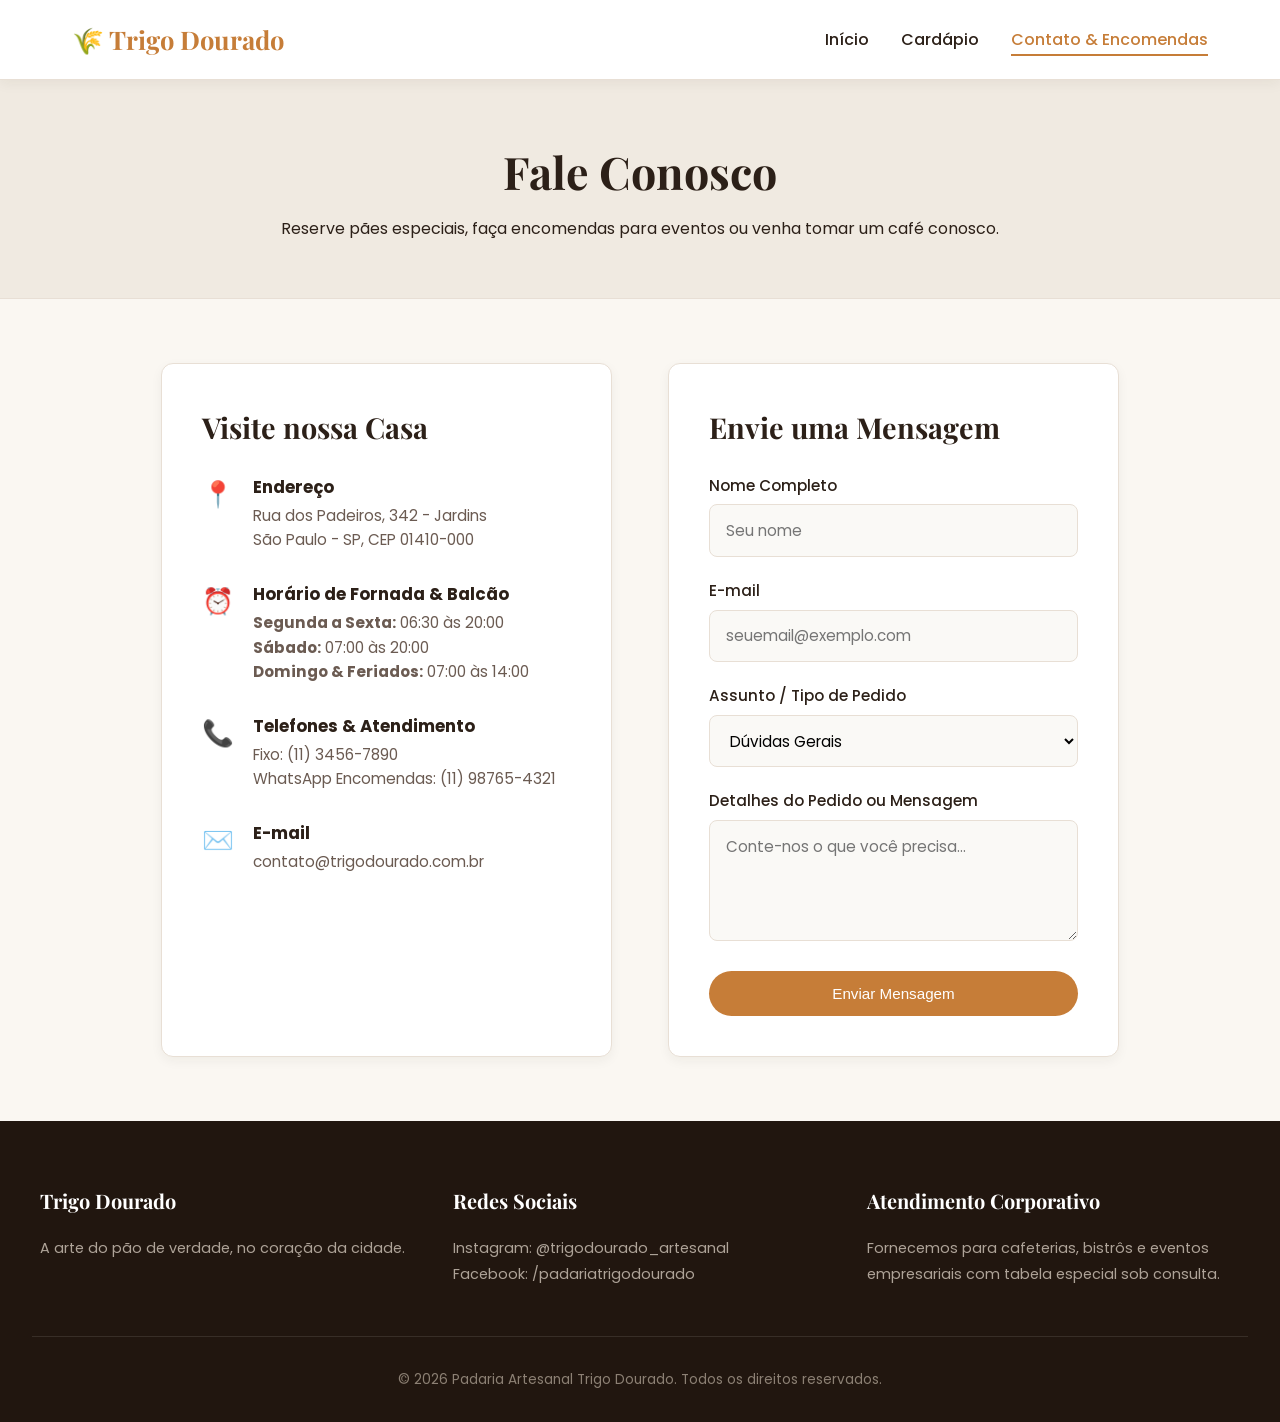
<file: contato.html>
<!DOCTYPE html>
<html lang="pt-BR">
<head>
  <meta charset="UTF-8">
  <meta name="viewport" content="width=device-width, initial-scale=1.0">
  <title>Contato & Encomendas | Padaria Trigo Dourado</title>
  <link rel="stylesheet" href="style.css">
</head>
<body>

  <!-- CABEÇALHO -->
  <header class="header">
    <div class="nav-container">
      <a href="index.html" class="logo">🌾 Trigo Dourado</a>
      <nav>
        <ul class="nav-links">
          <li><a href="index.html">Início</a></li>
          <li><a href="cardapio.html">Cardápio</a></li>
          <li><a href="contato.html" class="active">Contato & Encomendas</a></li>
        </ul>
      </nav>
    </div>
  </header>

  <!-- BANNER TOPO -->
  <div class="page-banner">
    <h1>Fale Conosco</h1>
    <p>Reserve pães especiais, faça encomendas para eventos ou venha tomar um café conosco.</p>
  </div>

  <!-- CONTEÚDO PRINCIPAL -->
  <main class="container">
    <div class="contact-layout">
      
      <!-- INFORMAÇÕES DE CONTATO -->
      <div class="contact-info-box">
        <h2 class="section-title" style="text-align: left; font-size: 1.8rem; margin-bottom: 1.5rem;">Visite nossa Casa</h2>
        
        <div class="contact-item">
          <span class="icon">📍</span>
          <div>
            <h4>Endereço</h4>
            <p>Rua dos Padeiros, 342 - Jardins<br>São Paulo - SP, CEP 01410-000</p>
          </div>
        </div>

        <div class="contact-item">
          <span class="icon">⏰</span>
          <div>
            <h4>Horário de Fornada & Balcão</h4>
            <p><strong>Segunda a Sexta:</strong> 06:30 às 20:00<br>
               <strong>Sábado:</strong> 07:00 às 20:00<br>
               <strong>Domingo & Feriados:</strong> 07:00 às 14:00</p>
          </div>
        </div>

        <div class="contact-item">
          <span class="icon">📞</span>
          <div>
            <h4>Telefones & Atendimento</h4>
            <p>Fixo: (11) 3456-7890<br>WhatsApp Encomendas: (11) 98765-4321</p>
          </div>
        </div>

        <div class="contact-item">
          <span class="icon">✉️</span>
          <div>
            <h4>E-mail</h4>
            <p>contato@trigodourado.com.br</p>
          </div>
        </div>
      </div>

      <!-- FORMULÁRIO DE CONTATO / ENCOMENDA -->
      <div class="form-box">
        <h2 class="section-title" style="text-align: left; font-size: 1.8rem; margin-bottom: 1.5rem;">Envie uma Mensagem</h2>
        
        <form action="#" method="POST" onsubmit="event.preventDefault(); alert('Obrigado! Sua mensagem foi enviada.');">
          <div class="form-group">
            <label for="nome">Nome Completo</label>
            <input type="text" id="nome" name="nome" placeholder="Seu nome" required>
          </div>

          <div class="form-group">
            <label for="email">E-mail</label>
            <input type="email" id="email" name="email" placeholder="seuemail@exemplo.com" required>
          </div>

          <div class="form-group">
            <label for="motivo">Assunto / Tipo de Pedido</label>
            <select id="motivo" name="motivo">
              <option value="duvida">Dúvidas Gerais</option>
              <option value="encomenda">Encomenda para Evento / Café da Manhã</option>
              <option value="parceria">Parcerias e Restaurantes</option>
            </select>
          </div>

          <div class="form-group">
            <label for="mensagem">Detalhes do Pedido ou Mensagem</label>
            <textarea id="mensagem" name="mensagem" rows="4" placeholder="Conte-nos o que você precisa..." required></textarea>
          </div>

          <button type="submit" class="btn btn-primary" style="width: 100%;">Enviar Mensagem</button>
        </form>
      </div>

    </div>
  </main>

  <!-- FOOTER -->
  <footer class="footer">
    <div class="footer-container">
      <div class="footer-col">
        <h4>Trigo Dourado</h4>
        <p>A arte do pão de verdade, no coração da cidade.</p>
      </div>
      <div class="footer-col">
        <h4>Redes Sociais</h4>
        <p><a href="#">Instagram: @trigodourado_artesanal</a><br><a href="#">Facebook: /padariatrigodourado</a></p>
      </div>
      <div class="footer-col">
        <h4>Atendimento Corporativo</h4>
        <p>Fornecemos para cafeterias, bistrôs e eventos empresariais com tabela especial sob consulta.</p>
      </div>
    </div>
    <div class="footer-bottom">
      <p>&copy; 2026 Padaria Artesanal Trigo Dourado. Todos os direitos reservados.</p>
    </div>
  </footer>

</body>
</html>
</file>
<file: style.css>
/* ==========================================================
   PADARIA TRIGO DOURADO - ESTILOS GERAIS
   ========================================================== */

@import url('https://fonts.googleapis.com/css2?family=Playfair+Display:ital,wght@0,600;0,700;1,400&family=Poppins:wght@300;400;500;600&display=swap');

:root {
  --color-primary: #C67D38;
  --color-primary-hover: #A96323;
  --color-bg: #FAF7F2;
  --color-card-bg: #FFFFFF;
  --color-text-main: #2C2018;
  --color-text-muted: #6B5B52;
  --color-border: #E8DFD5;
  --color-accent: #E58C46;
  --font-title: 'Playfair Display', Georgia, serif;
  --font-body: 'Poppins', sans-serif;
  --shadow-sm: 0 4px 12px rgba(44, 32, 24, 0.05);
  --shadow-md: 0 8px 24px rgba(44, 32, 24, 0.1);
  --radius: 12px;
  --transition: all 0.3s ease;
}

* {
  margin: 0;
  padding: 0;
  box-sizing: border-box;
}

body {
  font-family: var(--font-body);
  background-color: var(--color-bg);
  color: var(--color-text-main);
  line-height: 1.6;
  display: flex;
  flex-direction: column;
  min-height: 100vh;
}

img {
  max-width: 100%;
  height: auto;
  display: block;
}

a {
  text-decoration: none;
  color: inherit;
  transition: var(--transition);
}

ul {
  list-style: none;
}

/* ==========================================================
   HEADER & NAVEGAÇÃO
   ========================================================== */
.header {
  background-color: var(--color-card-bg);
  border-bottom: 1px solid var(--color-border);
  position: sticky;
  top: 0;
  z-index: 100;
  box-shadow: var(--shadow-sm);
}

.nav-container {
  max-width: 1200px;
  margin: 0 auto;
  padding: 1.2rem 2rem;
  display: flex;
  justify-content: space-between;
  align-items: center;
}

.logo {
  font-family: var(--font-title);
  font-size: 1.6rem;
  font-weight: 700;
  color: var(--color-primary);
  display: flex;
  align-items: center;
  gap: 0.5rem;
}

.nav-links {
  display: flex;
  gap: 2rem;
}

.nav-links a {
  font-weight: 500;
  color: var(--color-text-main);
  padding: 0.3rem 0;
  position: relative;
}

.nav-links a:hover,
.nav-links a.active {
  color: var(--color-primary);
}

.nav-links a.active::after {
  content: '';
  position: absolute;
  bottom: 0;
  left: 0;
  width: 100%;
  height: 2px;
  background-color: var(--color-primary);
}

/* ==========================================================
   BOTÕES E COMPONENTES
   ========================================================== */
.btn {
  display: inline-block;
  padding: 0.85rem 1.8rem;
  border-radius: 50px;
  font-weight: 500;
  font-size: 0.95rem;
  cursor: pointer;
  transition: var(--transition);
  border: none;
  text-align: center;
}

.btn-primary {
  background-color: var(--color-primary);
  color: #fff;
}

.btn-primary:hover {
  background-color: var(--color-primary-hover);
  transform: translateY(-2px);
  box-shadow: 0 4px 12px rgba(198, 125, 56, 0.3);
}

.btn-secondary {
  background-color: transparent;
  color: var(--color-primary);
  border: 2px solid var(--color-primary);
}

.btn-secondary:hover {
  background-color: var(--color-primary);
  color: #fff;
}

.container {
  max-width: 1200px;
  margin: 0 auto;
  padding: 4rem 2rem;
}

.section-title {
  font-family: var(--font-title);
  font-size: 2.3rem;
  text-align: center;
  color: var(--color-text-main);
  margin-bottom: 0.8rem;
}

.section-subtitle {
  text-align: center;
  color: var(--color-text-muted);
  max-width: 600px;
  margin: 0 auto 3rem auto;
  font-size: 1rem;
}

/* ==========================================================
   PÁGINA INICIAL (HOME)
   ========================================================== */
.hero {
  position: relative;
  background: linear-gradient(rgba(44, 32, 24, 0.65), rgba(44, 32, 24, 0.65)),
              url('https://images.unsplash.com/photo-1509440159596-0249088772ff?auto=format&fit=crop&w=1400&q=80') center/cover no-repeat;
  color: #fff;
  padding: 8rem 2rem;
  text-align: center;
}

.hero-content {
  max-width: 750px;
  margin: 0 auto;
}

.hero h1 {
  font-family: var(--font-title);
  font-size: 3.5rem;
  line-height: 1.15;
  margin-bottom: 1.5rem;
}

.hero p {
  font-size: 1.15rem;
  margin-bottom: 2rem;
  color: #F1ECE6;
}

.hero-buttons {
  display: flex;
  gap: 1rem;
  justify-content: center;
}

/* Seção Recursos / Diferenciais */
.features-grid {
  display: grid;
  grid-template-columns: repeat(auto-fit, minmax(280px, 1fr));
  gap: 2rem;
  margin-top: 1rem;
}

.feature-box {
  background: var(--color-card-bg);
  padding: 2.5rem 1.8rem;
  border-radius: var(--radius);
  text-align: center;
  border: 1px solid var(--color-border);
  box-shadow: var(--shadow-sm);
  transition: var(--transition);
}

.feature-box:hover {
  transform: translateY(-5px);
  box-shadow: var(--shadow-md);
}

.feature-icon {
  font-size: 2.5rem;
  margin-bottom: 1rem;
  display: inline-block;
}

.feature-box h3 {
  font-family: var(--font-title);
  margin-bottom: 0.6rem;
}

.feature-box p {
  color: var(--color-text-muted);
  font-size: 0.95rem;
}

/* Banner Sobre */
.about-preview {
  display: grid;
  grid-template-columns: 1fr 1fr;
  gap: 3.5rem;
  align-items: center;
}

.about-img {
  border-radius: var(--radius);
  box-shadow: var(--shadow-md);
  object-fit: cover;
  height: 400px;
  width: 100%;
}

/* ==========================================================
   PÁGINA CARDÁPIO
   ========================================================== */
.page-banner {
  background-color: #F0EAE1;
  padding: 3.5rem 2rem;
  text-align: center;
  border-bottom: 1px solid var(--color-border);
}

.page-banner h1 {
  font-family: var(--font-title);
  font-size: 2.8rem;
  margin-bottom: 0.5rem;
}

.category-title {
  font-family: var(--font-title);
  font-size: 2rem;
  margin: 3rem 0 1.5rem 0;
  display: flex;
  align-items: center;
  gap: 1rem;
}

.category-title::after {
  content: '';
  flex-grow: 1;
  height: 1px;
  background-color: var(--color-border);
}

.products-grid {
  display: grid;
  grid-template-columns: repeat(auto-fill, minmax(270px, 1fr));
  gap: 2rem;
}

.product-card {
  background-color: var(--color-card-bg);
  border-radius: var(--radius);
  overflow: hidden;
  box-shadow: var(--shadow-sm);
  border: 1px solid var(--color-border);
  transition: var(--transition);
  display: flex;
  flex-direction: column;
}

.product-card:hover {
  transform: translateY(-6px);
  box-shadow: var(--shadow-md);
}

.product-card img {
  width: 100%;
  height: 200px;
  object-fit: cover;
}

.product-info {
  padding: 1.4rem;
  display: flex;
  flex-direction: column;
  flex-grow: 1;
}

.product-info h3 {
  font-size: 1.2rem;
  margin-bottom: 0.4rem;
  color: var(--color-text-main);
}

.product-info p {
  color: var(--color-text-muted);
  font-size: 0.9rem;
  margin-bottom: 1rem;
  flex-grow: 1;
}

.product-footer {
  display: flex;
  justify-content: space-between;
  align-items: center;
  margin-top: auto;
}

.price {
  font-weight: 600;
  font-size: 1.25rem;
  color: var(--color-primary);
}

/* ==========================================================
   PÁGINA CONTATO
   ========================================================== */
.contact-layout {
  display: grid;
  grid-template-columns: 1fr 1fr;
  gap: 3.5rem;
}

.contact-info-box {
  background: var(--color-card-bg);
  padding: 2.5rem;
  border-radius: var(--radius);
  border: 1px solid var(--color-border);
  box-shadow: var(--shadow-sm);
}

.contact-item {
  display: flex;
  align-items: flex-start;
  gap: 1.2rem;
  margin-bottom: 1.8rem;
}

.contact-item span.icon {
  font-size: 1.6rem;
  color: var(--color-primary);
}

.contact-item h4 {
  font-size: 1.05rem;
  margin-bottom: 0.2rem;
}

.contact-item p {
  color: var(--color-text-muted);
  font-size: 0.95rem;
}

.form-box {
  background: var(--color-card-bg);
  padding: 2.5rem;
  border-radius: var(--radius);
  border: 1px solid var(--color-border);
  box-shadow: var(--shadow-sm);
}

.form-group {
  margin-bottom: 1.4rem;
}

.form-group label {
  display: block;
  font-weight: 500;
  margin-bottom: 0.4rem;
  font-size: 0.95rem;
}

.form-group input,
.form-group select,
.form-group textarea {
  width: 100%;
  padding: 0.85rem 1rem;
  border: 1px solid var(--color-border);
  border-radius: 8px;
  font-family: inherit;
  font-size: 0.95rem;
  background-color: #FAF9F6;
  outline: none;
  transition: var(--transition);
}

.form-group input:focus,
.form-group select:focus,
.form-group textarea:focus {
  border-color: var(--color-primary);
  background-color: #fff;
  box-shadow: 0 0 0 3px rgba(198, 125, 56, 0.15);
}

/* ==========================================================
   FOOTER
   ========================================================== */
.footer {
  margin-top: auto;
  background-color: #21160F;
  color: #DDD4CB;
  padding: 4rem 2rem 2rem;
}

.footer-container {
  max-width: 1200px;
  margin: 0 auto;
  display: grid;
  grid-template-columns: repeat(auto-fit, minmax(220px, 1fr));
  gap: 2.5rem;
  margin-bottom: 3rem;
}

.footer-col h4 {
  color: #fff;
  font-family: var(--font-title);
  font-size: 1.25rem;
  margin-bottom: 1.2rem;
}

.footer-col p, .footer-col li {
  font-size: 0.9rem;
  line-height: 1.8;
  color: #AEA398;
}

.footer-col a:hover {
  color: var(--color-accent);
}

.footer-bottom {
  text-align: center;
  padding-top: 2rem;
  border-top: 1px solid rgba(255, 255, 255, 0.1);
  font-size: 0.85rem;
  color: #8C8074;
}

/* ==========================================================
   RESPONSIVIDADE
   ========================================================== */
@media (max-width: 768px) {
  .hero h1 {
    font-size: 2.4rem;
  }
  
  .about-preview,
  .contact-layout {
    grid-template-columns: 1fr;
  }

  .nav-container {
    flex-direction: column;
    gap: 1rem;
  }

  .hero-buttons {
    flex-direction: column;
  }
}
</file>
